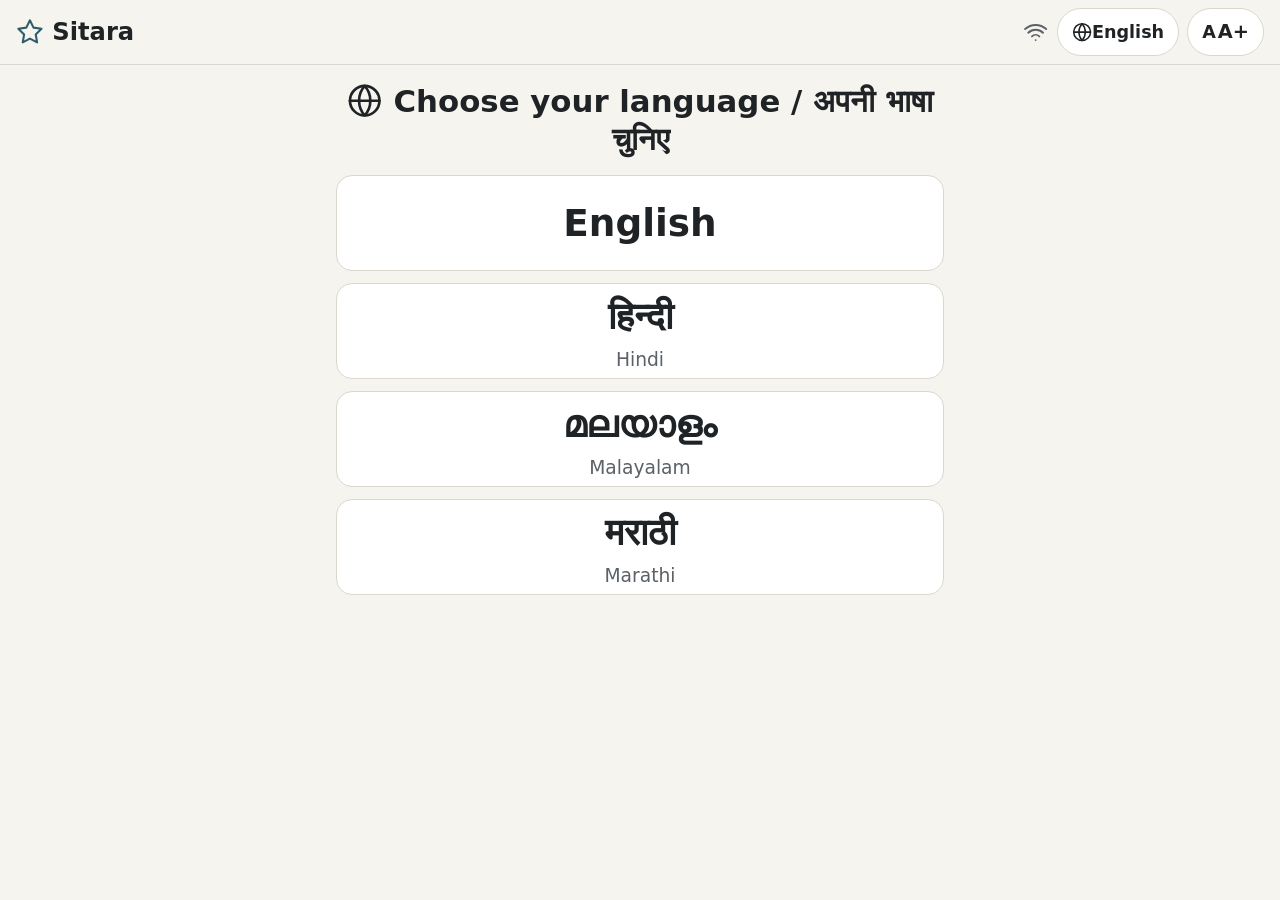
<file: index.html>
<!doctype html>
<html lang="en">
<head>
  <meta charset="utf-8">
  <meta name="viewport" content="width=device-width, initial-scale=1, viewport-fit=cover">
  <title>Sitara – voice helper for elders</title>
  <meta name="description" content="Sitara: a simple voice assistant for senior citizens in English, Hindi, Malayalam and Marathi. Medicine reminders, calling family and simple questions.">
  <meta name="theme-color" content="#1d4e89">
  <link rel="manifest" href="manifest.webmanifest">
  <link rel="icon" href="icons/icon-192.png">
  <link rel="apple-touch-icon" href="icons/icon-192.png">
  <link rel="stylesheet" href="css/style.css">
</head>
<body>
  <div id="app"></div>
  <div id="overlay" hidden></div>
  <div id="toast" role="status" aria-live="polite"></div>
  <noscript><p style="font-size:24px;padding:20px">Please turn on JavaScript to use Sitara.</p></noscript>
  <script type="module" src="js/app.js"></script>
</body>
</html>
</file>
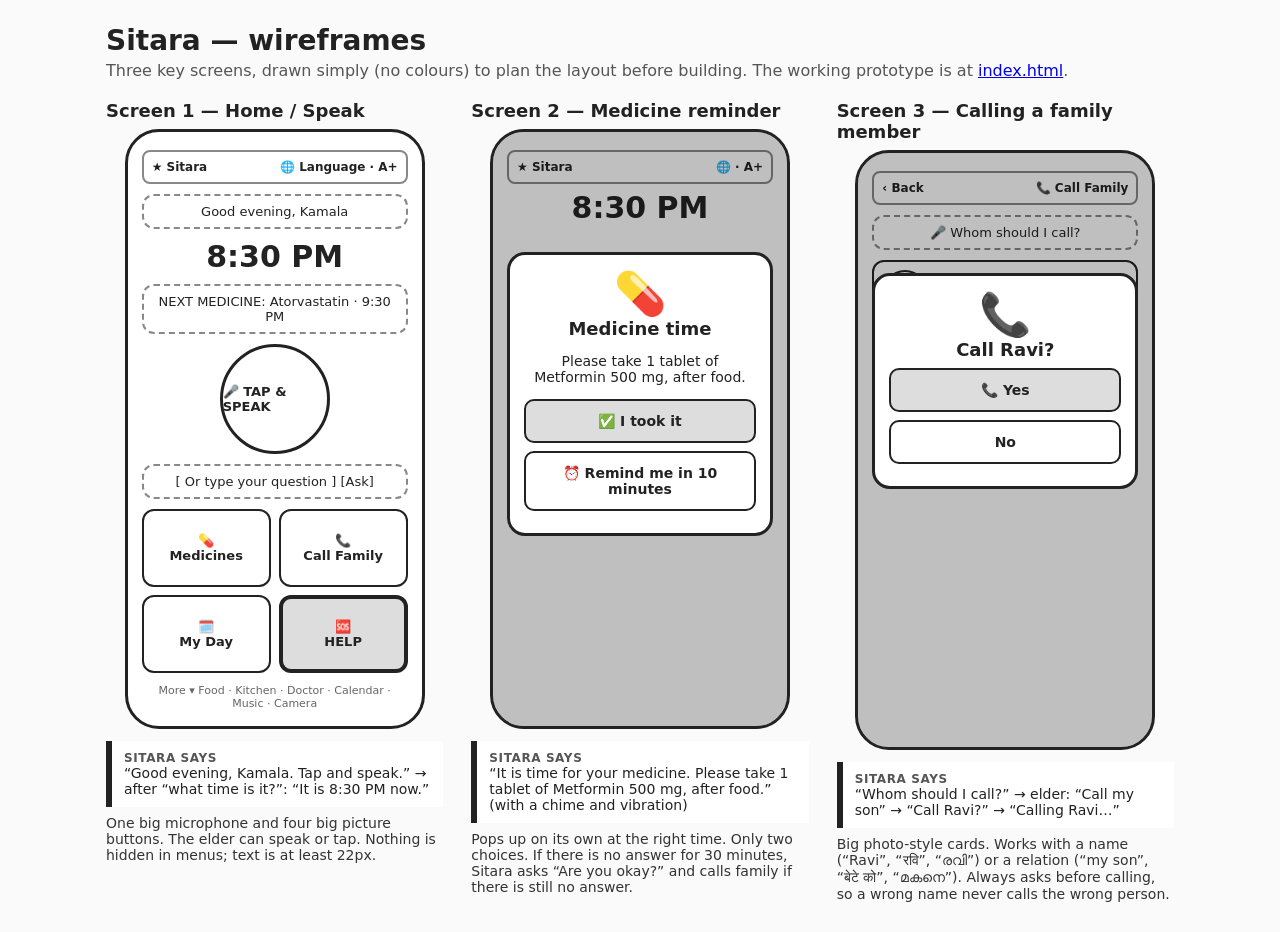
<file: wireframe.html>
<!doctype html>
<html lang="en">
<head>
<meta charset="utf-8">
<meta name="viewport" content="width=device-width, initial-scale=1">
<title>Sitara Wireframes</title>
<style>
  :root { --ink: #222; --line: #888; --soft: #eee; --bg: #fafafa; }
  * { box-sizing: border-box; }
  body { margin: 0; background: var(--bg); color: var(--ink); font-family: system-ui, -apple-system, "Segoe UI", Roboto, sans-serif; }
  header { max-width: 1100px; margin: 0 auto; padding: 24px 16px 0; }
  h1 { margin: 0 0 4px; font-size: 28px; }
  header p { margin: 4px 0; color: #555; }
  .row { max-width: 1100px; margin: 0 auto; padding: 16px; display: grid; grid-template-columns: repeat(auto-fit, minmax(300px, 1fr)); gap: 28px; }
  .screen h2 { font-size: 18px; margin: 0 0 8px; }
  .phone { width: 300px; max-width: 100%; height: 600px; margin: 0 auto; border: 3px solid var(--ink); border-radius: 34px; padding: 18px 14px; background: #fff; position: relative; overflow: hidden; }
  .bar { height: 34px; border: 2px solid var(--line); border-radius: 8px; display: flex; align-items: center; justify-content: space-between; padding: 0 8px; font-size: 12px; font-weight: 700; }
  .box { border: 2px dashed var(--line); border-radius: 12px; padding: 8px; margin: 10px 0; font-size: 13px; text-align: center; }
  .big { font-size: 30px; font-weight: 800; text-align: center; margin: 6px 0; }
  .mic { width: 110px; height: 110px; border-radius: 50%; border: 3px solid var(--ink); margin: 8px auto; display: grid; place-items: center; font-size: 13px; font-weight: 700; }
  .grid { display: grid; grid-template-columns: 1fr 1fr; gap: 8px; }
  .tile { height: 78px; border: 2px solid var(--ink); border-radius: 12px; display: grid; place-items: center; font-weight: 700; font-size: 13px; text-align: center; }
  .tile.red { background: #ddd; border-width: 4px; }
  .btn { border: 2px solid var(--ink); border-radius: 10px; padding: 12px 6px; margin: 8px 0; text-align: center; font-weight: 700; font-size: 14px; }
  .btn.fill { background: #ddd; }
  .dim { position: absolute; inset: 0; background: rgba(0,0,0,.25); }
  .modal { position: absolute; left: 14px; right: 14px; top: 120px; background: #fff; border: 3px solid var(--ink); border-radius: 18px; padding: 14px; text-align: center; }
  .contact { display: flex; align-items: center; gap: 10px; border: 2px solid var(--ink); border-radius: 12px; padding: 8px; margin: 8px 0; font-size: 14px; font-weight: 700; }
  .avatar { width: 46px; height: 46px; border-radius: 50%; border: 2px solid var(--ink); display: grid; place-items: center; }
  .says { background: #fff; border-left: 6px solid var(--ink); padding: 10px 12px; margin-top: 12px; font-size: 14px; }
  .says b { display: block; font-size: 12px; text-transform: uppercase; letter-spacing: .05em; color: #555; }
  .does { font-size: 14px; color: #333; margin-top: 8px; }
  .note { font-size: 11px; color: #666; text-align: center; }
</style>
</head>
<body>
<header>
  <h1>Sitara — wireframes</h1>
  <p>Three key screens, drawn simply (no colours) to plan the layout before building. The working prototype is at <a href="index.html">index.html</a>.</p>
</header>

<div class="row">
  <section class="screen">
    <h2>Screen 1 — Home / Speak</h2>
    <div class="phone">
      <div class="bar"><span>★ Sitara</span><span>🌐 Language · A+</span></div>
      <div class="box">Good evening, Kamala</div>
      <div class="big">8:30 PM</div>
      <div class="box">NEXT MEDICINE: Atorvastatin · 9:30 PM</div>
      <div class="mic">🎤 TAP &amp; SPEAK</div>
      <div class="box">[ Or type your question ] [Ask]</div>
      <div class="grid">
        <div class="tile">💊<br>Medicines</div><div class="tile">📞<br>Call Family</div>
        <div class="tile">🗓️<br>My Day</div><div class="tile red">🆘<br>HELP</div>
      </div>
      <p class="note">More ▾ Food · Kitchen · Doctor · Calendar · Music · Camera</p>
    </div>
    <div class="says"><b>Sitara says</b>“Good evening, Kamala. Tap and speak.” → after “what time is it?”: “It is 8:30 PM now.”</div>
    <p class="does">One big microphone and four big picture buttons. The elder can speak or tap. Nothing is hidden in menus; text is at least 22px.</p>
  </section>

  <section class="screen">
    <h2>Screen 2 — Medicine reminder</h2>
    <div class="phone">
      <div class="bar"><span>★ Sitara</span><span>🌐 · A+</span></div>
      <div class="big">8:30 PM</div>
      <div class="dim"></div>
      <div class="modal">
        <div style="font-size:42px">💊</div>
        <div style="font-weight:800;font-size:18px">Medicine time</div>
        <p style="font-size:14px">Please take 1 tablet of Metformin 500 mg, after food.</p>
        <div class="btn fill">✅ I took it</div>
        <div class="btn">⏰ Remind me in 10 minutes</div>
      </div>
    </div>
    <div class="says"><b>Sitara says</b>“It is time for your medicine. Please take 1 tablet of Metformin 500 mg, after food.” (with a chime and vibration)</div>
    <p class="does">Pops up on its own at the right time. Only two choices. If there is no answer for 30 minutes, Sitara asks “Are you okay?” and calls family if there is still no answer.</p>
  </section>

  <section class="screen">
    <h2>Screen 3 — Calling a family member</h2>
    <div class="phone">
      <div class="bar"><span>‹ Back</span><span>📞 Call Family</span></div>
      <div class="box">🎤 Whom should I call?</div>
      <div class="contact"><span class="avatar">R</span>Ravi ⭐<br>Son</div>
      <div class="contact"><span class="avatar">P</span>Priya<br>Daughter</div>
      <div class="contact"><span class="avatar">A</span>Arjun<br>Grandson</div>
      <div class="dim"></div>
      <div class="modal">
        <div style="font-size:42px">📞</div>
        <div style="font-weight:800;font-size:18px">Call Ravi?</div>
        <div class="btn fill">📞 Yes</div>
        <div class="btn">No</div>
      </div>
    </div>
    <div class="says"><b>Sitara says</b>“Whom should I call?” → elder: “Call my son” → “Call Ravi?” → “Calling Ravi…”</div>
    <p class="does">Big photo-style cards. Works with a name (“Ravi”, “रवि”, “രവി”) or a relation (“my son”, “बेटे को”, “മകനെ”). Always asks before calling, so a wrong name never calls the wrong person.</p>
  </section>
</div>
</body>
</html>
</file>
<file: css/style.css>
/* Sitara — calm and simple, designed for elders:
   • warm off-white page, near-black text, one quiet accent colour
   • red is used only for HELP and real warnings
   • big text (22px+), big buttons (64px+), one column, no swiping
   • simple line icons instead of colourful emoji, no flashing */
:root {
  --scale: 1;
  --bg: #f6f4ef;
  --card: #ffffff;
  --text: #1f2326;
  --muted: #5b6166;
  --line: #dcd7ce;
  --accent: #2f5d6b;        /* muted teal-blue */
  --accent-soft: #e9eff1;
  --ok: #2f6a4f;            /* muted green */
  --ok-soft: #e8f0eb;
  --warn: #7d5a1e;
  --warn-soft: #f5efe3;
  --danger: #a3372d;        /* muted brick red */
  --danger-soft: #f7e9e6;
  --radius: 16px;
  font-size: calc(22px * var(--scale));
}

* { box-sizing: border-box; }
html { -webkit-text-size-adjust: 100%; }
body {
  margin: 0;
  background: var(--bg);
  color: var(--text);
  font-family: "Noto Sans", "Noto Sans Devanagari", "Noto Sans Malayalam", system-ui, -apple-system, "Segoe UI", Roboto, sans-serif;
  line-height: 1.5;
}
main { max-width: 640px; margin: 0 auto; padding: 8px 16px 130px; outline: none; }
h1 { font-size: 1.4rem; margin: .4rem 0; line-height: 1.25; font-weight: 700; }
h2 { font-size: 1.1rem; margin: .5rem 0; font-weight: 700; }
h3 { font-size: 1rem; margin: .8rem 0 .3rem; font-weight: 700; }
p { margin: .4rem 0; }
button, input, select { font: inherit; color: inherit; }
button { cursor: pointer; }
:focus-visible { outline: 3px solid var(--accent); outline-offset: 3px; }
[hidden] { display: none !important; }
.center { text-align: center; }
.lead { font-size: 1rem; }
.empty { color: var(--muted); }
.disclaimer { color: var(--muted); font-size: .8rem; text-align: center; margin-top: 1rem; }

/* ---------- Icons ---------- */
.icon { display: inline-flex; width: 1.15em; height: 1.15em; flex: none; vertical-align: -0.2em; margin-right: .35em; }
.icon svg { width: 100%; height: 100%; }
button .icon:last-child, .ico .icon { margin-right: 0; }

/* ---------- Top bar ---------- */
.topbar {
  position: sticky; top: 0; z-index: 10;
  display: flex; align-items: center; gap: 8px;
  padding: 8px 16px; background: var(--bg); color: var(--text);
  border-bottom: 1px solid var(--line);
}
.brand { color: var(--text); text-decoration: none; font-weight: 700; font-size: 1.1rem; margin-right: auto; display: flex; align-items: center; min-height: 48px; }
.brand .icon { color: var(--accent); }
.net { color: var(--muted); display: flex; }
.net.off { color: var(--danger); }
.net .icon { margin: 0; }
.chip {
  min-height: 48px; padding: 4px 14px; border-radius: 999px; border: 1.5px solid var(--line);
  background: var(--card); color: var(--text); font-weight: 600; font-size: .8rem; display: inline-flex; align-items: center;
}
.aplus { font-size: 1.1em; margin-left: 2px; }

/* ---------- Screen header ---------- */
.screen-head { display: flex; flex-direction: column; gap: 4px; margin: 6px 0 12px; }
.back {
  align-self: flex-start; min-height: 52px; padding: 6px 16px 6px 10px; font-weight: 600;
  border-radius: 999px; border: 1.5px solid var(--line); background: var(--card); color: var(--text);
  display: inline-flex; align-items: center;
}
.screen-head h1 { display: flex; align-items: center; gap: 10px; }
.ico { display: inline-flex; color: var(--accent); font-size: 1.3rem; }

/* ---------- Home ---------- */
.hello { text-align: center; padding: 10px 0 4px; }
.hello h1 { font-size: 1.25rem; font-weight: 600; color: var(--muted); }
.clock { font-size: 2.4rem; font-weight: 700; line-height: 1.1; letter-spacing: -.01em; }
.date { font-size: 1rem; color: var(--muted); }

.card {
  background: var(--card); border: 1.5px solid var(--line); border-radius: var(--radius);
  padding: 14px 16px; margin: 12px 0;
}
.card.warn { background: var(--warn-soft); border-color: #e3d6bd; }
.card-row { display: flex; gap: 14px; align-items: center; }
.big-ico { font-size: 1.8rem; line-height: 1; color: var(--accent); display: inline-flex; }
.big-ico .icon { margin: 0; }
.label { font-size: .8rem; font-weight: 700; color: var(--muted); text-transform: uppercase; letter-spacing: .04em; }
.med-name { font-size: 1.1rem; font-weight: 700; }
.med-detail, .med-purpose { color: var(--muted); font-size: .9rem; }
.next-med { border-left: 6px solid var(--accent); }
.next-med.due { border-left-color: var(--warn); background: var(--warn-soft); }
.notice { font-size: .95rem; }

.talk { text-align: center; padding: 18px 16px; }
.mic {
  width: 136px; height: 136px; border-radius: 50%; border: none; margin: 4px auto 0; display: grid; place-items: center;
  background: var(--accent); color: #fff; font-size: 3.4rem;
}
.mic .icon { margin: 0; }
.mic.small { width: 92px; height: 92px; font-size: 2.4rem; margin: 0; }
.mic.listening { background: var(--danger); box-shadow: 0 0 0 10px var(--danger-soft); }
.mic-status { font-size: 1.05rem; font-weight: 600; margin: .6rem 0; min-height: 1.4em; }
.you-said { color: var(--muted); font-size: .9rem; }
.reply {
  background: var(--accent-soft); border-radius: 12px; padding: 12px 14px; font-size: 1.05rem; font-weight: 500;
  text-align: left; border-left: 4px solid var(--accent);
}
.reply-actions { display: grid; gap: 8px; }
.type-toggle { background: none; border: none; color: var(--muted); font-size: .9rem; text-decoration: underline; min-height: 48px; display: inline-flex; align-items: center; }
.ask-row { display: flex; gap: 8px; margin-top: 8px; }
.ask-input { flex: 1; min-width: 0; min-height: 60px; padding: 8px 14px; border: 1.5px solid var(--line); border-radius: 12px; background: #fff; font-size: .95rem; }
.ask-btn { min-height: 60px; padding: 0 18px; border-radius: 12px; border: none; background: var(--accent); color: #fff; font-weight: 700; }
.source { font-size: .8rem; color: var(--muted); text-align: left; margin: 4px 2px; }

.section-title { margin-top: 1rem; }
.tiles { display: grid; grid-template-columns: 1fr 1fr; gap: 12px; margin: 12px 0; }
.tile {
  min-height: 132px; border-radius: var(--radius); border: 1.5px solid var(--line); background: var(--card); color: var(--text);
  padding: 12px 8px; display: flex; flex-direction: column; align-items: center; justify-content: center; gap: 8px;
  font-weight: 700; font-size: 1.05rem;
}
.tile-ico { font-size: 2.6rem; line-height: 1; color: var(--accent); display: inline-flex; }
.tile-ico .icon { margin: 0; }
.tile-label { text-align: center; line-height: 1.25; }
.tile.t-red { background: var(--danger-soft); border: 2px solid var(--danger); color: var(--danger); font-size: 1.25rem; }
.tile.t-red .tile-ico { color: var(--danger); }

/* "More" list */
.list { list-style: none; margin: 8px 0; padding: 0; background: var(--card); border: 1.5px solid var(--line); border-radius: var(--radius); overflow: hidden; }
.list li + li { border-top: 1px solid var(--line); }
.row-link {
  width: 100%; min-height: 76px; display: flex; align-items: center; gap: 14px; padding: 10px 16px;
  background: none; border: none; text-align: left; font-weight: 600; font-size: 1.05rem;
}
.row-link .row-ico { color: var(--accent); font-size: 1.6rem; display: inline-flex; }
.row-link .row-ico .icon { margin: 0; }
.row-link .row-text { flex: 1; }
.row-link .row-go { color: var(--muted); display: inline-flex; }
.row-link .row-go .icon { margin: 0; }

.hold-btn {
  position: relative; overflow: hidden; width: 100%; min-height: 60px; margin-top: 24px;
  border: 1.5px dashed var(--line); border-radius: 12px; background: transparent; color: var(--muted); font-size: .85rem;
  display: flex; align-items: center; justify-content: center; flex-wrap: wrap;
}
.hold-fill { position: absolute; left: 0; top: 0; bottom: 0; width: 0; background: var(--accent-soft); z-index: -1; }
.hold-btn.holding .hold-fill { width: 100%; transition: width 2s linear; }

/* ---------- Buttons ---------- */
.big-btn {
  display: flex; align-items: center; justify-content: center; gap: 4px; width: 100%;
  min-height: 64px; margin: 10px 0; padding: 10px 16px; border-radius: 14px;
  border: 1.5px solid var(--accent); background: var(--card); color: var(--accent); font-weight: 700; font-size: 1.05rem;
  text-align: center;
}
.big-btn.ok { background: var(--ok); border-color: var(--ok); color: #fff; }
.big-btn.danger { background: var(--danger); border-color: var(--danger); color: #fff; }
.big-btn.ghost { border-color: var(--line); color: var(--muted); }
.big-btn.small { min-height: 56px; font-size: .95rem; }
.btn-row { display: flex; gap: 10px; flex-wrap: wrap; }
.btn-row .big-btn { flex: 1 1 200px; }
.icon-btn { min-width: 56px; min-height: 56px; border-radius: 12px; border: 1.5px solid var(--line); background: var(--card); color: var(--muted); font-size: 1.3rem; display: inline-grid; place-items: center; }
.icon-btn .icon { margin: 0; }
.speak-btn { min-width: 56px; min-height: 56px; border-radius: 50%; border: 1.5px solid var(--line); background: var(--card); color: var(--accent); font-size: 1.4rem; flex: none; display: inline-grid; place-items: center; }
.speak-btn .icon { margin: 0; }
.row-between { display: flex; align-items: center; justify-content: space-between; gap: 10px; }
.row-center { display: flex; align-items: center; gap: 14px; }

/* ---------- Medicines ---------- */
.dose-list, .timeline, .event-list, .pantry-list, .fs-list, .done-list { list-style: none; padding: 0; margin: 0; }
.dose {
  display: grid; grid-template-columns: auto 1fr; gap: 4px 14px; align-items: start;
  background: var(--card); border: 1.5px solid var(--line); border-left-width: 6px; border-radius: var(--radius); padding: 12px 14px; margin: 10px 0;
}
.dose .big-btn { grid-column: 1 / -1; margin: 6px 0 0; }
.dose-time { font-size: 1.15rem; font-weight: 700; min-width: 4.5em; }
.dose.taken { border-left-color: var(--ok); }
.dose.due { border-left-color: var(--warn); background: var(--warn-soft); }
.dose.missed { border-left-color: var(--danger); }
.dose.later { border-left-color: var(--line); }
.badge { display: inline-flex; align-items: center; margin-top: 6px; padding: 2px 10px; border-radius: 999px; font-size: .8rem; font-weight: 700; background: #efede8; color: var(--muted); }
.badge.taken { background: var(--ok-soft); color: var(--ok); }
.badge.due { background: var(--warn-soft); color: var(--warn); }
.badge.missed { background: var(--danger-soft); color: var(--danger); }
.stock { margin-top: 6px; font-weight: 600; font-size: .9rem; color: var(--muted); }
.stock.low { color: var(--danger); }

/* ---------- Contacts ---------- */
.contacts, .doc-list { display: grid; gap: 10px; margin: 12px 0; }
.contact {
  display: flex; align-items: center; gap: 14px; width: 100%; min-height: 88px; padding: 12px 16px; text-align: left;
  background: var(--card); border: 1.5px solid var(--line); border-radius: var(--radius);
}
.avatar { width: 60px; height: 60px; border-radius: 50%; color: var(--accent) !important; background: var(--accent-soft) !important; display: grid; place-items: center; font-size: 1.6rem; font-weight: 700; flex: none; }
.avatar .icon { margin: 0; }
.contact-text { display: flex; flex-direction: column; flex: 1; }
.contact-name { font-size: 1.2rem; font-weight: 700; display: inline-flex; align-items: center; }
.contact-name .icon { margin: 0 0 0 .3em; color: var(--warn); width: .9em; height: .9em; }
.contact-rel { color: var(--muted); font-size: .9rem; }
.phone-ico { font-size: 1.6rem; color: var(--ok); border: 1.5px solid var(--line); border-radius: 50%; width: 56px; height: 56px; display: grid; place-items: center; flex: none; }
.phone-ico .icon { margin: 0; }
.help-row { margin-top: 20px; border-top: 1px solid var(--line); padding-top: 8px; }

/* ---------- My Day ---------- */
.tl-item { display: grid; grid-template-columns: 4.6em 1.8rem 1fr; gap: 10px; align-items: start; padding: 12px 0; border-bottom: 1px solid var(--line); }
.tl-time { font-weight: 700; font-size: .95rem; }
.tl-ico { font-size: 1.4rem; line-height: 1; color: var(--accent); display: inline-flex; }
.tl-ico .icon { margin: 0; }
.tl-item.done .tl-ico { color: var(--ok); }
.tl-title { font-weight: 600; }
.tl-sub { color: var(--muted); font-size: .85rem; }
.tl-item.done .tl-title { color: var(--muted); }
.tl-item.late .tl-title { color: var(--danger); }
.glasses { display: flex; gap: 6px; flex-wrap: wrap; margin: 8px 0; }
.glass { width: 28px; height: 40px; border: 2px solid var(--accent); border-top: none; border-radius: 0 0 8px 8px; background: #fff; }
.glass.full { background: linear-gradient(to top, #c9dbe0 85%, #fff 85%); }
.done-list li { padding: 8px 0; border-bottom: 1px solid var(--line); }

/* ---------- Food ---------- */
.menu { display: grid; gap: 4px; }
.dish { font-size: 1.1rem; font-weight: 700; margin: 2px 0 6px; }
.chips { display: flex; flex-wrap: wrap; gap: 8px; margin: 6px 0; }
.chip-s { padding: 4px 12px; border-radius: 999px; background: #efede8; font-size: .85rem; font-weight: 600; color: var(--muted); display: inline-flex; align-items: center; }
.chip-s.yes { background: var(--ok-soft); color: var(--ok); }
.chip-s.no { background: var(--danger-soft); color: var(--danger); }
.advice h3 { display: flex; align-items: center; }
.advice h3.more { color: var(--ok); }
.advice h3.less { color: var(--danger); }

/* ---------- Kitchen ---------- */
.pantry-item { display: flex; align-items: center; justify-content: space-between; gap: 10px; padding: 10px 0; border-bottom: 1px solid var(--line); flex-wrap: wrap; }
.pantry-name { font-weight: 600; flex: 1 1 140px; }
.seg { display: flex; border: 1.5px solid var(--line); border-radius: 12px; overflow: hidden; }
.seg-btn { min-height: 56px; min-width: 76px; padding: 0 10px; border: none; background: #fff; font-weight: 600; font-size: .85rem; }
.seg-btn + .seg-btn { border-left: 1.5px solid var(--line); }
.seg-btn.on.full { background: var(--ok-soft); color: var(--ok); }
.seg-btn.on.half { background: var(--warn-soft); color: var(--warn); }
.seg-btn.on.low { background: var(--danger-soft); color: var(--danger); }

/* ---------- Booking / forms ---------- */
.step { color: var(--muted); font-weight: 600; margin: 0; }
.q { font-size: 1.25rem; }
.choice-grid { display: grid; grid-template-columns: repeat(auto-fit, minmax(130px, 1fr)); gap: 10px; margin: 10px 0; }
.choice { min-height: 68px; border-radius: 14px; border: 1.5px solid var(--line); background: var(--card); color: var(--text); font-weight: 600; padding: 8px; }
.choice.on { border: 2px solid var(--accent); background: var(--accent-soft); color: var(--accent); }
.field { width: 100%; min-height: 60px; padding: 8px 14px; border: 1.5px solid var(--line); border-radius: 12px; background: #fff; font-size: 1rem; margin: 4px 0 8px; }
.voice-field { display: flex; gap: 8px; align-items: center; }
.voice-field .field { flex: 1; min-width: 0; }
.mic-mini { width: 60px; height: 60px; flex: none; border-radius: 50%; border: none; background: var(--accent); color: #fff; font-size: 1.5rem; display: grid; place-items: center; }
.mic-mini .icon { margin: 0; }
.mic-mini.listening { background: var(--danger); }
.two { display: grid; grid-template-columns: 1fr 1fr; gap: 10px; }
label { font-weight: 600; display: block; }
.f { display: block; margin: 8px 0 0; font-weight: 600; font-size: .9rem; }
.f > span { display: block; }
.toggle { display: flex; align-items: center; gap: 10px; min-height: 56px; font-weight: 500; font-size: .95rem; }
.toggle input { width: 28px; height: 28px; flex: none; accent-color: var(--accent); }
.big-done { font-size: 3.4rem; text-align: center; color: var(--ok); display: flex; justify-content: center; }
.event { display: flex; gap: 12px; align-items: center; }
.event > div { flex: 1; }

/* ---------- Music ---------- */
.song { display: flex; align-items: center; gap: 14px; width: 100%; min-height: 84px; text-align: left; font-weight: 700; font-size: 1.05rem; color: var(--text); border-color: var(--line); }
.song-title { flex: 1; display: flex; flex-direction: column; }
.song-title small { font-weight: 500; color: var(--muted); font-size: .8rem; }
.play { width: 56px; height: 56px; border-radius: 50%; border: 1.5px solid var(--accent); color: var(--accent); display: grid; place-items: center; font-size: 1.3rem; flex: none; }
.play .icon { margin: 0 0 0 .1em; }

/* ---------- Camera ---------- */
.privacy { background: var(--ok-soft); border-color: #cfe0d5; font-size: .95rem; }
.meter { height: 18px; border-radius: 9px; background: #ebe8e2; overflow: hidden; margin: 8px 0; }
.meter-fill { height: 100%; width: 0; background: var(--accent); transition: width .5s; }
.cam-preview { width: 100%; border-radius: var(--radius); filter: blur(18px) grayscale(1); }

/* ---------- Family setup ---------- */
.fs-sec summary { font-size: 1.05rem; font-weight: 700; min-height: 56px; display: flex; align-items: center; cursor: pointer; }
.fs-list li { display: flex; justify-content: space-between; gap: 8px; align-items: center; padding: 8px 0; border-bottom: 1px solid var(--line); font-size: .9rem; }
.chip-t { min-height: 52px; padding: 6px 14px; border-radius: 12px; border: 1.5px solid var(--line); background: #fff; font-weight: 600; font-size: .9rem; text-align: left; }
.chip-t.on { background: var(--accent-soft); color: var(--accent); border-color: var(--accent); }
.common-meds { display: grid; grid-template-columns: repeat(auto-fill, minmax(220px, 1fr)); gap: 8px; max-height: 340px; overflow: auto; padding: 4px; border: 1px solid var(--line); border-radius: 12px; }
.common-meds small { display: block; color: var(--muted); font-weight: 500; }
.card.remote { background: var(--accent-soft); border-color: #cddbe0; }

/* ---------- Language ---------- */
.lang-list { display: grid; gap: 12px; margin-top: 16px; }
.lang-btn {
  min-height: 96px; border-radius: var(--radius); border: 1.5px solid var(--line); background: var(--card);
  display: flex; flex-direction: column; align-items: center; justify-content: center; gap: 2px;
}
.lang-btn .native { font-size: 1.7rem; font-weight: 700; }
.lang-btn .english { font-size: .85rem; color: var(--muted); }
.lang-btn.selected { border: 2px solid var(--accent); background: var(--accent-soft); }

/* ---------- Add medicine ---------- */
.way { justify-content: flex-start; text-align: left; gap: 14px; min-height: 92px; color: var(--text); border-color: var(--line); }
.way-ico { font-size: 2rem; flex: none; color: var(--accent); display: inline-flex; }
.way-ico .icon { margin: 0; }
.way small { display: block; font-weight: 500; font-size: .8rem; color: var(--muted); }
.big-btn.way.listening { border-color: var(--danger); background: var(--danger-soft); }
.slot-row { display: grid; grid-template-columns: repeat(3, 1fr); gap: 8px; margin: 6px 0 10px; }
.slot { min-height: 92px; border-radius: 14px; border: 1.5px solid var(--line); background: var(--card); font-weight: 700; display: flex; flex-direction: column; align-items: center; justify-content: center; gap: 2px; }
.slot small { font-weight: 500; color: var(--muted); font-size: .75rem; }
.slot.on { border: 2px solid var(--ok); background: var(--ok-soft); color: var(--ok); }
.slot-ico { font-size: 1.4rem; display: inline-flex; }
.slot-ico .icon { margin: 0; }
.rx-preview { width: 100%; max-height: 60vh; object-fit: contain; border-radius: var(--radius); border: 1.5px solid var(--line); background: #fff; }
.results { display: grid; gap: 10px; margin-top: 10px; }

/* ---------- Medical info ---------- */
.medinfo { border: 2px solid var(--danger); }
.mi-name { font-size: 1.4rem; font-weight: 700; margin-bottom: 8px; }
.mi-name span { font-size: 1rem; color: var(--muted); font-weight: 500; }
.medinfo dl { margin: 0; }
.mi-row { padding: 10px 0; border-top: 1px solid var(--line); }
.mi-row dt { font-size: .8rem; font-weight: 700; color: var(--muted); text-transform: uppercase; letter-spacing: .04em; }
.mi-row dd { margin: 2px 0 0; font-size: 1.05rem; font-weight: 600; }
.mi-row dd ul { margin: 0; padding-left: 1.1em; }
.mi-row.big dd { font-size: 1.7rem; font-weight: 700; }
.mi-row.alert dd { color: var(--danger); font-weight: 700; }

/* ---------- Ask from any screen ---------- */
.fab-mic {
  position: fixed; right: 16px; bottom: 20px; z-index: 40; width: 76px; height: 76px; border-radius: 50%; border: 3px solid var(--bg);
  background: var(--accent); color: #fff; font-size: 2rem; display: grid; place-items: center;
  box-shadow: 0 2px 8px rgba(0, 0, 0, .15);
}
.fab-mic .icon { margin: 0; }
.fab-mic.listening { background: var(--danger); }

/* ---------- Pop-ups & toast ---------- */
#overlay {
  position: fixed; inset: 0; z-index: 50; background: rgba(31, 35, 38, .45);
  display: grid; place-items: center; padding: 16px;
}
.popup {
  width: 100%; max-width: 500px; max-height: 92vh; overflow: auto; background: var(--card); border-radius: 20px;
  padding: 22px 20px 12px; text-align: center; border: 1.5px solid var(--line); box-shadow: 0 8px 30px rgba(0, 0, 0, .18);
}
.popup.danger { border: 2px solid var(--danger); }
.popup-icon { font-size: 3rem; line-height: 1; color: var(--accent); display: flex; justify-content: center; }
.popup.danger .popup-icon { color: var(--danger); }
.popup-icon .icon { margin: 0; }
.popup h2 { font-size: 1.35rem; }
.popup-text { font-size: 1.05rem; white-space: pre-line; }
.countdown { font-size: 1.15rem; font-weight: 700; color: var(--danger); }
.popup-btns .big-btn { min-height: 72px; font-size: 1.1rem; }
#toast {
  position: fixed; left: 50%; bottom: 20px; transform: translate(-50%, 150%); z-index: 60;
  width: calc(100% - 32px); max-width: 560px; padding: 14px 18px; border-radius: 14px;
  background: var(--text); color: #fff; font-weight: 600; font-size: .95rem; transition: transform .3s, opacity .3s; text-align: center;
  opacity: 0; pointer-events: none;
}
#toast.show { transform: translate(-50%, 0); opacity: 1; }

@media (min-width: 640px) {
  .main-tiles { grid-template-columns: repeat(4, 1fr); }
}
@media (prefers-reduced-motion: reduce) { * { animation: none !important; transition: none !important; } }

/* ---------- Home fits on one phone screen: mic + 4 big buttons without scrolling ---------- */
.screen-home .hello { padding: 4px 0 0; }
.screen-home .hello h1 { font-size: 1.05rem; margin: .2rem 0 0; }
.screen-home .clock { font-size: 2rem; }
.screen-home .date { font-size: .9rem; }
.screen-home .next-med { padding: 10px 14px; margin: 10px 0; }
.screen-home .next-med .big-btn { min-height: 56px; margin: 8px 0 0; }
.screen-home .mic { width: 112px; height: 112px; font-size: 2.8rem; }
.screen-home .mic-status { margin: .4rem 0 .2rem; }
.screen-home .tiles { margin: 10px 0; gap: 10px; }
.screen-home .tile { min-height: 112px; }
.screen-home .hello .clock { margin-top: -2px; }

/* ---------- Talk mode: one big circle that shows what Sitara is doing ---------- */
.screen-home .hello { display: flex; justify-content: space-between; align-items: center; gap: 12px; text-align: left; }
.screen-home .hello h1 { margin: 0; }
.screen-home .hello .clock { font-size: 1.45rem; line-height: 1.1; margin: 0; white-space: nowrap; flex: none; }
.screen-home .hello h1 { font-size: 1rem; }
.screen-home .hello > div { min-width: 0; }
.screen-home .talk { text-align: center; padding: 6px 0 2px; margin: 4px 0 6px; }
.orb {
  position: relative; width: 120px; height: 120px; margin: 10px auto 0; border: none; border-radius: 50%;
  display: grid; place-items: center; color: #fff; cursor: pointer;
  background: radial-gradient(circle at 35% 30%, #4f8394 0%, var(--accent) 68%);
  box-shadow: 0 10px 28px rgba(47, 93, 107, .28);
  transition: background .4s, transform .2s;
  -webkit-tap-highlight-color: transparent;
}
.orb:active { transform: scale(.97); }
.orb-icon .icon { width: 52px; height: 52px; margin: 0; }
.orb::before, .orb::after {
  content: ''; position: absolute; inset: 0; border-radius: 50%; pointer-events: none;
  border: 3px solid currentColor; opacity: 0;
}
/* listening: warm colour, rings pulse outwards ("I'm all ears") */
.orb[data-state="listening"] { background: radial-gradient(circle at 35% 30%, #c0645a 0%, var(--danger) 70%); box-shadow: 0 10px 28px rgba(163, 55, 45, .3); color: #fff; }
.orb[data-state="listening"]::before, .orb[data-state="listening"]::after { border-color: var(--danger); animation: orb-ring 1.6s ease-out infinite; }
.orb[data-state="listening"]::after { animation-delay: .8s; }
/* thinking: slow breathing */
.orb[data-state="thinking"] { animation: orb-breathe 1.4s ease-in-out infinite; }
/* working: a ring turns around the circle until Sitara starts speaking */
.orb[data-state="thinking"]::before { inset: -11px; opacity: 1; border: 5px solid var(--accent-soft); border-top-color: var(--accent); border-right-color: var(--accent); animation: orb-spin 1s linear infinite; }
@keyframes orb-spin { to { transform: rotate(360deg); } }
/* speaking: calm green, soft waves */
.orb[data-state="speaking"] { background: radial-gradient(circle at 35% 30%, #4f8a6c 0%, var(--ok) 70%); box-shadow: 0 10px 28px rgba(47, 106, 79, .3); }
.orb[data-state="speaking"]::before, .orb[data-state="speaking"]::after { border-color: var(--ok); animation: orb-ring 2.2s ease-out infinite; }
.orb[data-state="speaking"]::after { animation-delay: 1.1s; }
@keyframes orb-ring { from { transform: scale(1); opacity: .55; } to { transform: scale(1.38); opacity: 0; } }
@keyframes orb-breathe { 0%, 100% { transform: scale(.96); } 50% { transform: scale(1.03); } }
.orb-status { font-size: 1.2rem; font-weight: 700; margin: .45rem 0 0; min-height: 1.5em; color: var(--text, #1f2326); }
.screen-home .talk .you-said { margin: .2rem 0; }
.screen-home .talk .reply { text-align: left; }
.screen-home .center .ask-row { margin-top: 8px; }
.popup-hint { color: var(--muted); font-size: 1rem; margin: .2rem 0 .6rem; }
@media (prefers-reduced-motion: reduce) {
  .orb[data-state="listening"]::before { opacity: .5; transform: scale(1.15); }
}

/* the four home buttons a little shorter, so HELP is on the first screen with the talk circle */
.screen-home .main-tiles .tile { min-height: 0; padding: 10px 8px; gap: 4px; }
.screen-home .main-tiles .tile-ico .icon { width: 34px; height: 34px; }

.orb-hint { color: var(--muted); font-size: .92rem; margin: 0; }
.orb-wait { color: var(--accent); font-weight: 600; font-size: 1.05rem; margin: 0 0 .3rem; }
.orb-wait .dots { display: inline-flex; gap: 4px; margin-left: 6px; vertical-align: middle; }
.orb-wait .dots i { width: 7px; height: 7px; border-radius: 50%; background: currentColor; animation: dot 1.2s ease-in-out infinite; }
.orb-wait .dots i:nth-child(2) { animation-delay: .2s; }
.orb-wait .dots i:nth-child(3) { animation-delay: .4s; }
@keyframes dot { 0%, 80%, 100% { opacity: .25; transform: translateY(0); } 40% { opacity: 1; transform: translateY(-3px); } }
@media (prefers-reduced-motion: reduce) {
  .orb[data-state="thinking"]::before { border-color: var(--accent); }
  .orb-wait .dots i { opacity: .7; }
}
</file>
